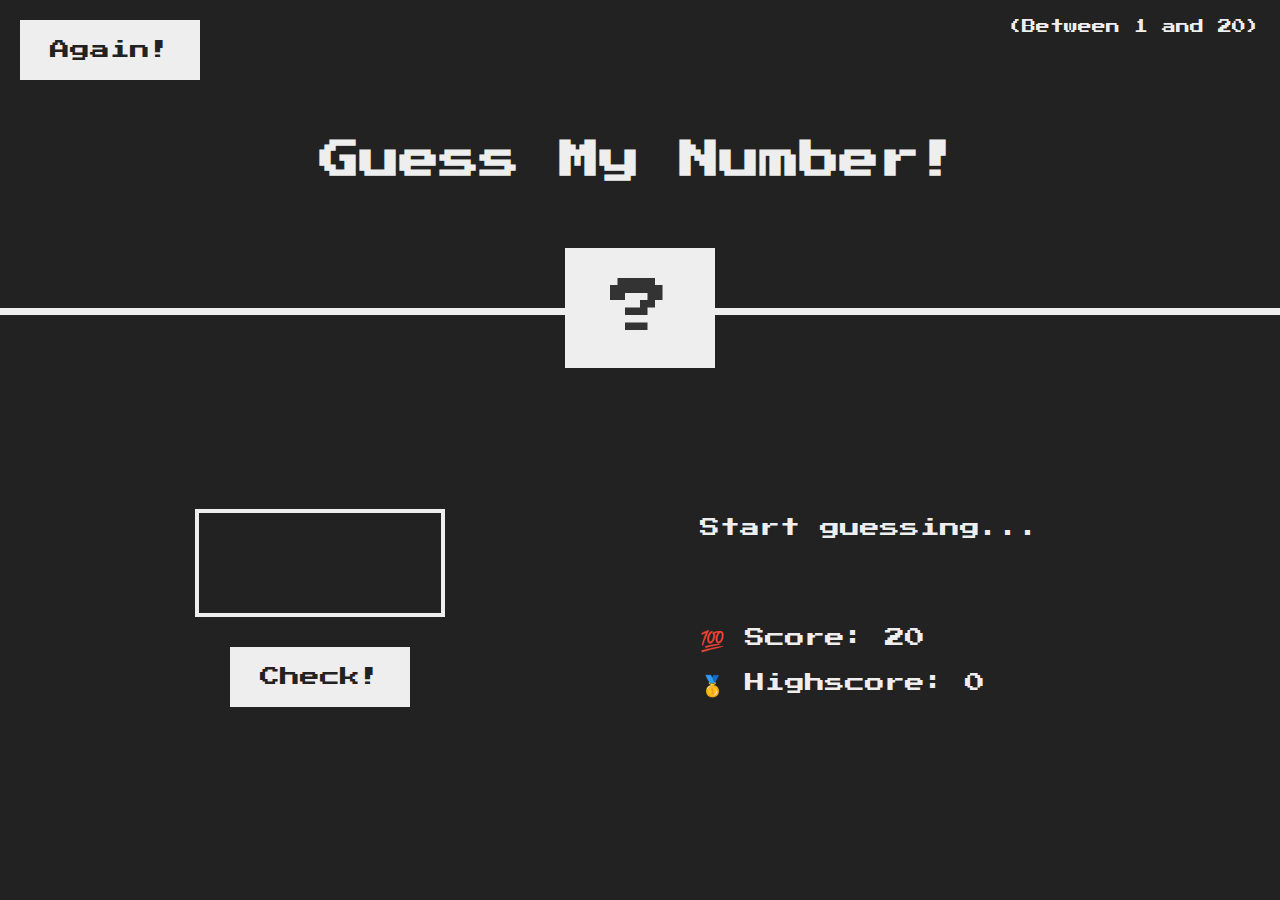
<file: guess-my-number/index.html>
<!DOCTYPE html>
<html lang="en">
  <head>
    <meta charset="UTF-8" />
    <meta name="viewport" content="width=device-width, initial-scale=1.0" />
    <meta http-equiv="X-UA-Compatible" content="ie=edge" />
    <link rel="stylesheet" href="style.css" />
    <title>Guess My Number!</title>
  </head>
  <body>
    <header>
      <h1>Guess My Number!</h1>
      <p class="between">(Between 1 and 20)</p>
      <button class="btn again">Again!</button>
      <div class="number">?</div>
    </header>
    <main>
      <section class="left">
        <input type="number" class="guess" />
        <button class="btn check">Check!</button>
      </section>
      <section class="right">
        <p class="message">Start guessing...</p>
        <p class="label-score">💯 Score: <span class="score">20</span></p>
        <p class="label-highscore">
          🥇 Highscore: <span class="highscore">0</span>
        </p>
      </section>
    </main>
    <script src="app.js"></script>
  </body>
</html>
</file>
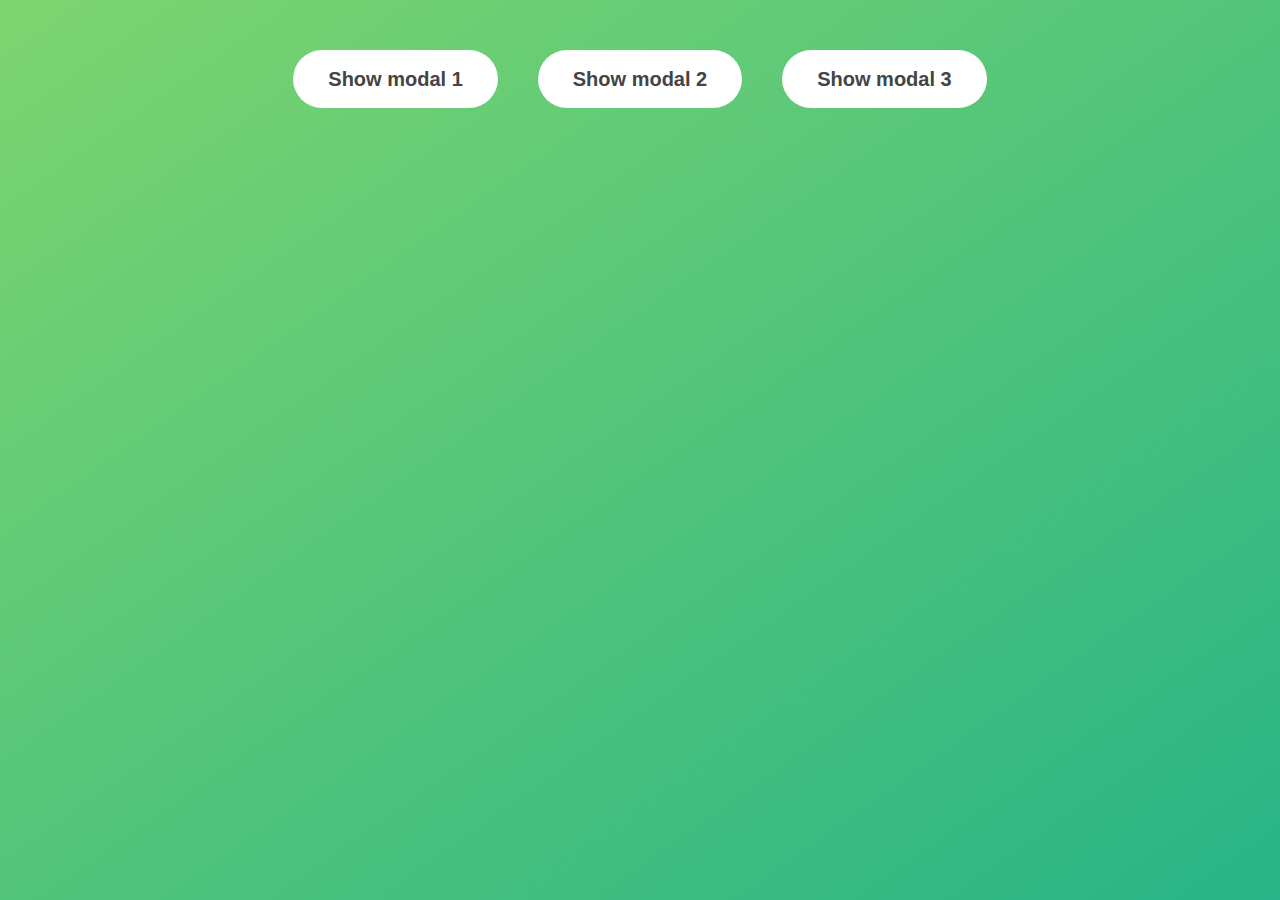
<file: modal/index.html>
<!DOCTYPE html>
<html lang="en">
  <head>
    <meta charset="UTF-8" />
    <meta name="viewport" content="width=device-width, initial-scale=1.0" />
    <meta http-equiv="X-UA-Compatible" content="ie=edge" />
    <link rel="stylesheet" href="style.css" />
    <title>Modal window</title>
  </head>
  <body>
    <button class="show-modal">Show modal 1</button>
    <button class="show-modal">Show modal 2</button>
    <button class="show-modal">Show modal 3</button>

    <div class="modal hidden">
      <button class="close-modal">&times;</button>
      <h1>I'm a modal window 😍</h1>
      <p>
        Lorem ipsum dolor sit amet, consectetur adipisicing elit, sed do eiusmod
        tempor incididunt ut labore et dolore magna aliqua. Ut enim ad minim
        veniam, quis nostrud exercitation ullamco laboris nisi ut aliquip ex ea
        commodo consequat. Duis aute irure dolor in reprehenderit in voluptate
        velit esse cillum dolore eu fugiat nulla pariatur. Excepteur sint
        occaecat cupidatat non proident, sunt in culpa qui officia deserunt
        mollit anim id est laborum.
      </p>
    </div>
    <div class="overlay hidden"></div>

    <script src="app.js"></script>
  </body>
</html>
</file>
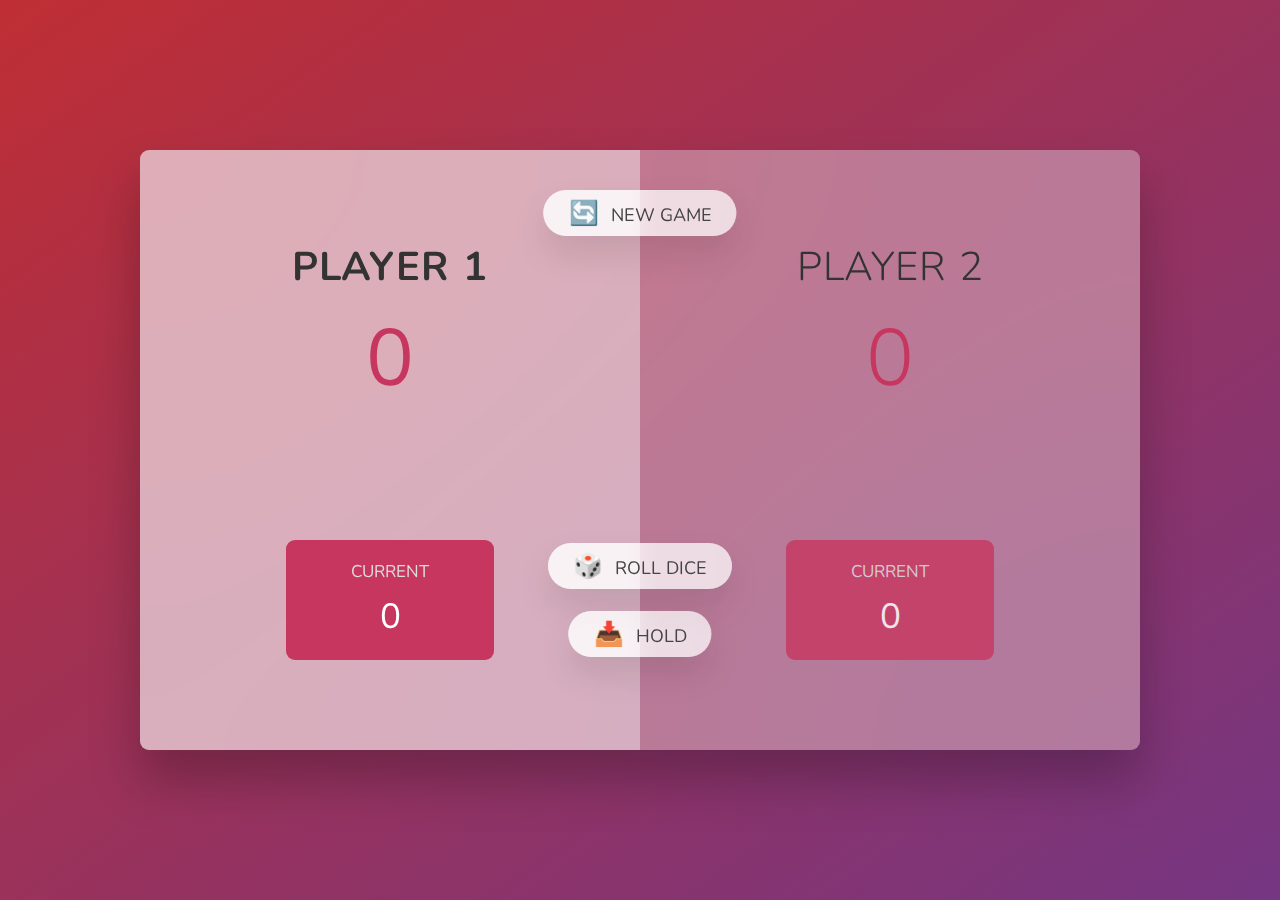
<file: pig-game/index.html>
<!DOCTYPE html>
<html lang="en">
  <head>
    <meta charset="UTF-8" />
    <meta name="viewport" content="width=device-width, initial-scale=1.0" />
    <meta http-equiv="X-UA-Compatible" content="ie=edge" />
    <link rel="stylesheet" href="style.css" />
    <title>Pig Game</title>
  </head>
  <body>
    <main>
      <section class="player player--0 player--active">
        <h2 class="name" id="name--0">Player 1</h2>
        <p class="score" id="score--0">43</p>
        <div class="current">
          <p class="current-label">Current</p>
          <p class="current-score" id="current--0">0</p>
        </div>
      </section>
      <section class="player player--1">
        <h2 class="name" id="name--1">Player 2</h2>
        <p class="score" id="score--1">24</p>
        <div class="current">
          <p class="current-label">Current</p>
          <p class="current-score" id="current--1">0</p>
        </div>
      </section>

      <img src="dice-5.png" alt="Playing dice" class="dice" />
      <button class="btn btn--new">🔄 New game</button>
      <button class="btn btn--roll">🎲 Roll dice</button>
      <button class="btn btn--hold">📥 Hold</button>
    </main>
    <script src="app.js"></script>
  </body>
</html>
</file>
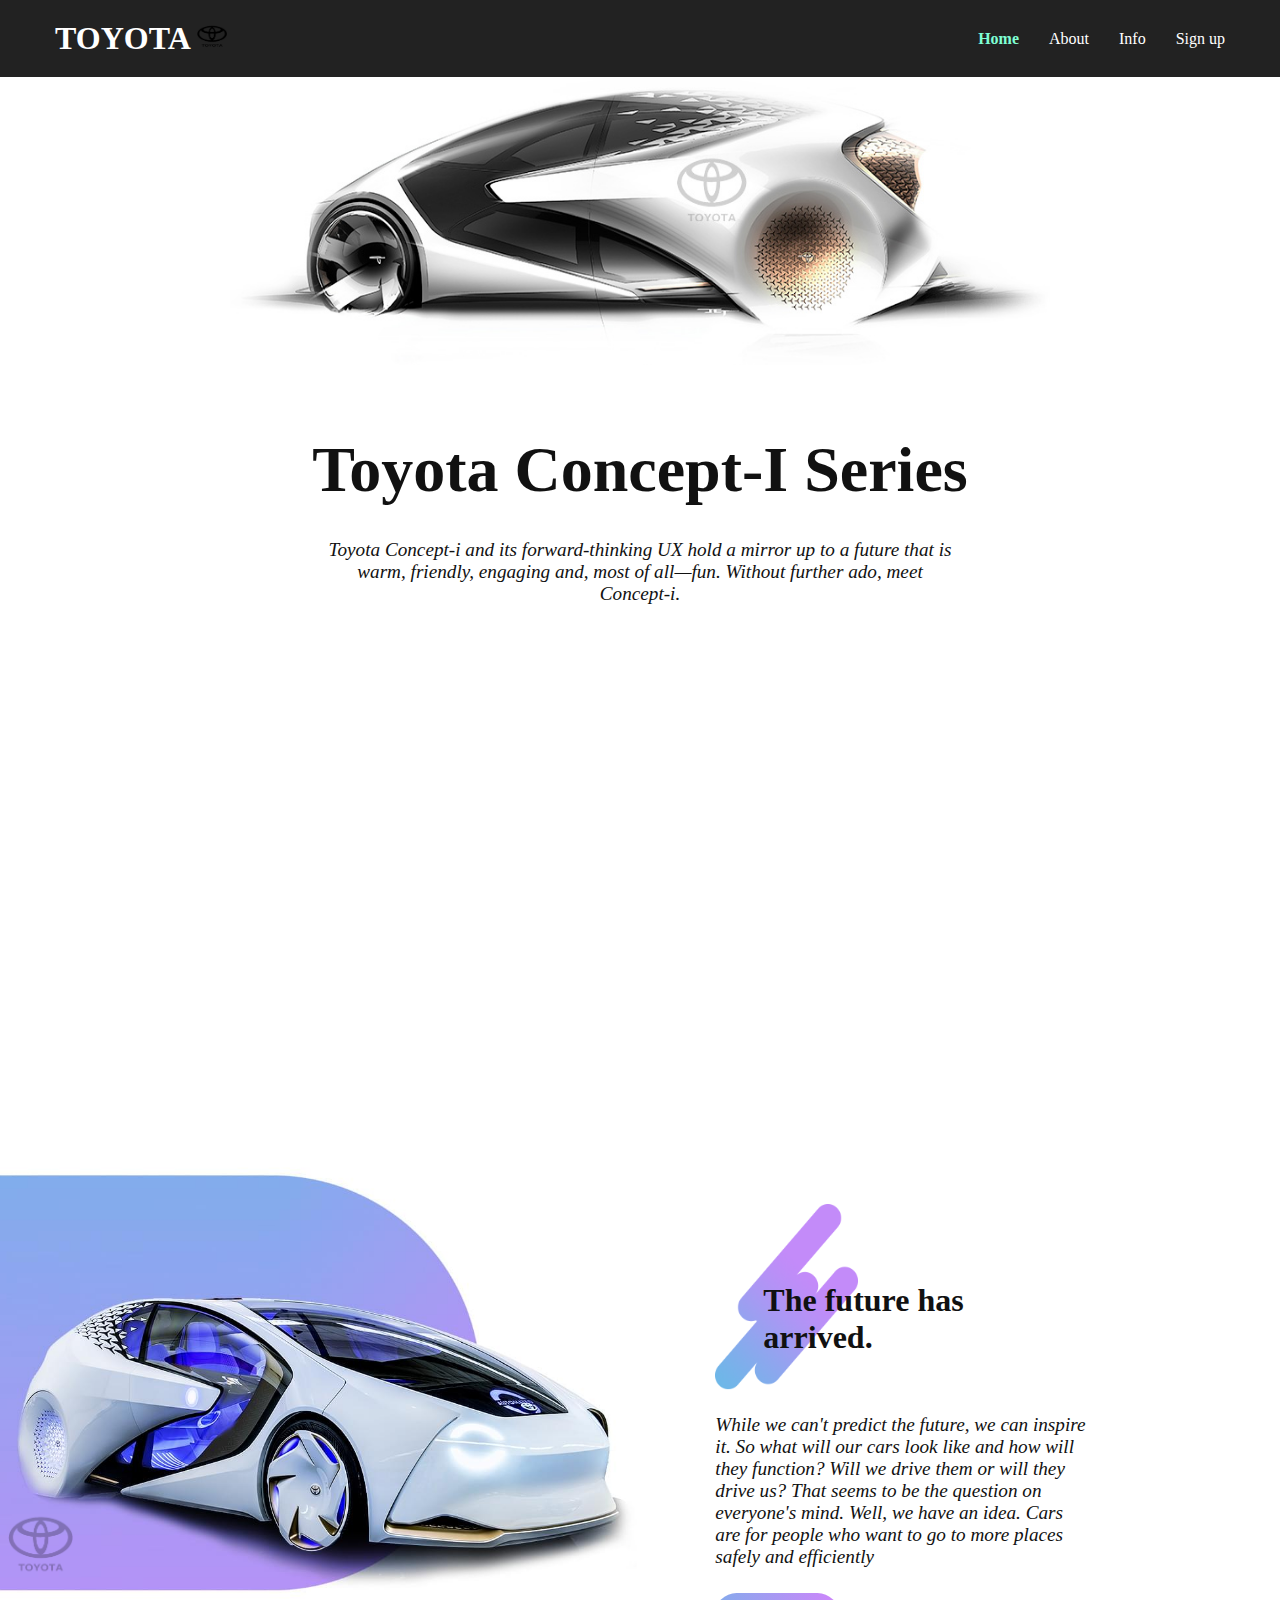
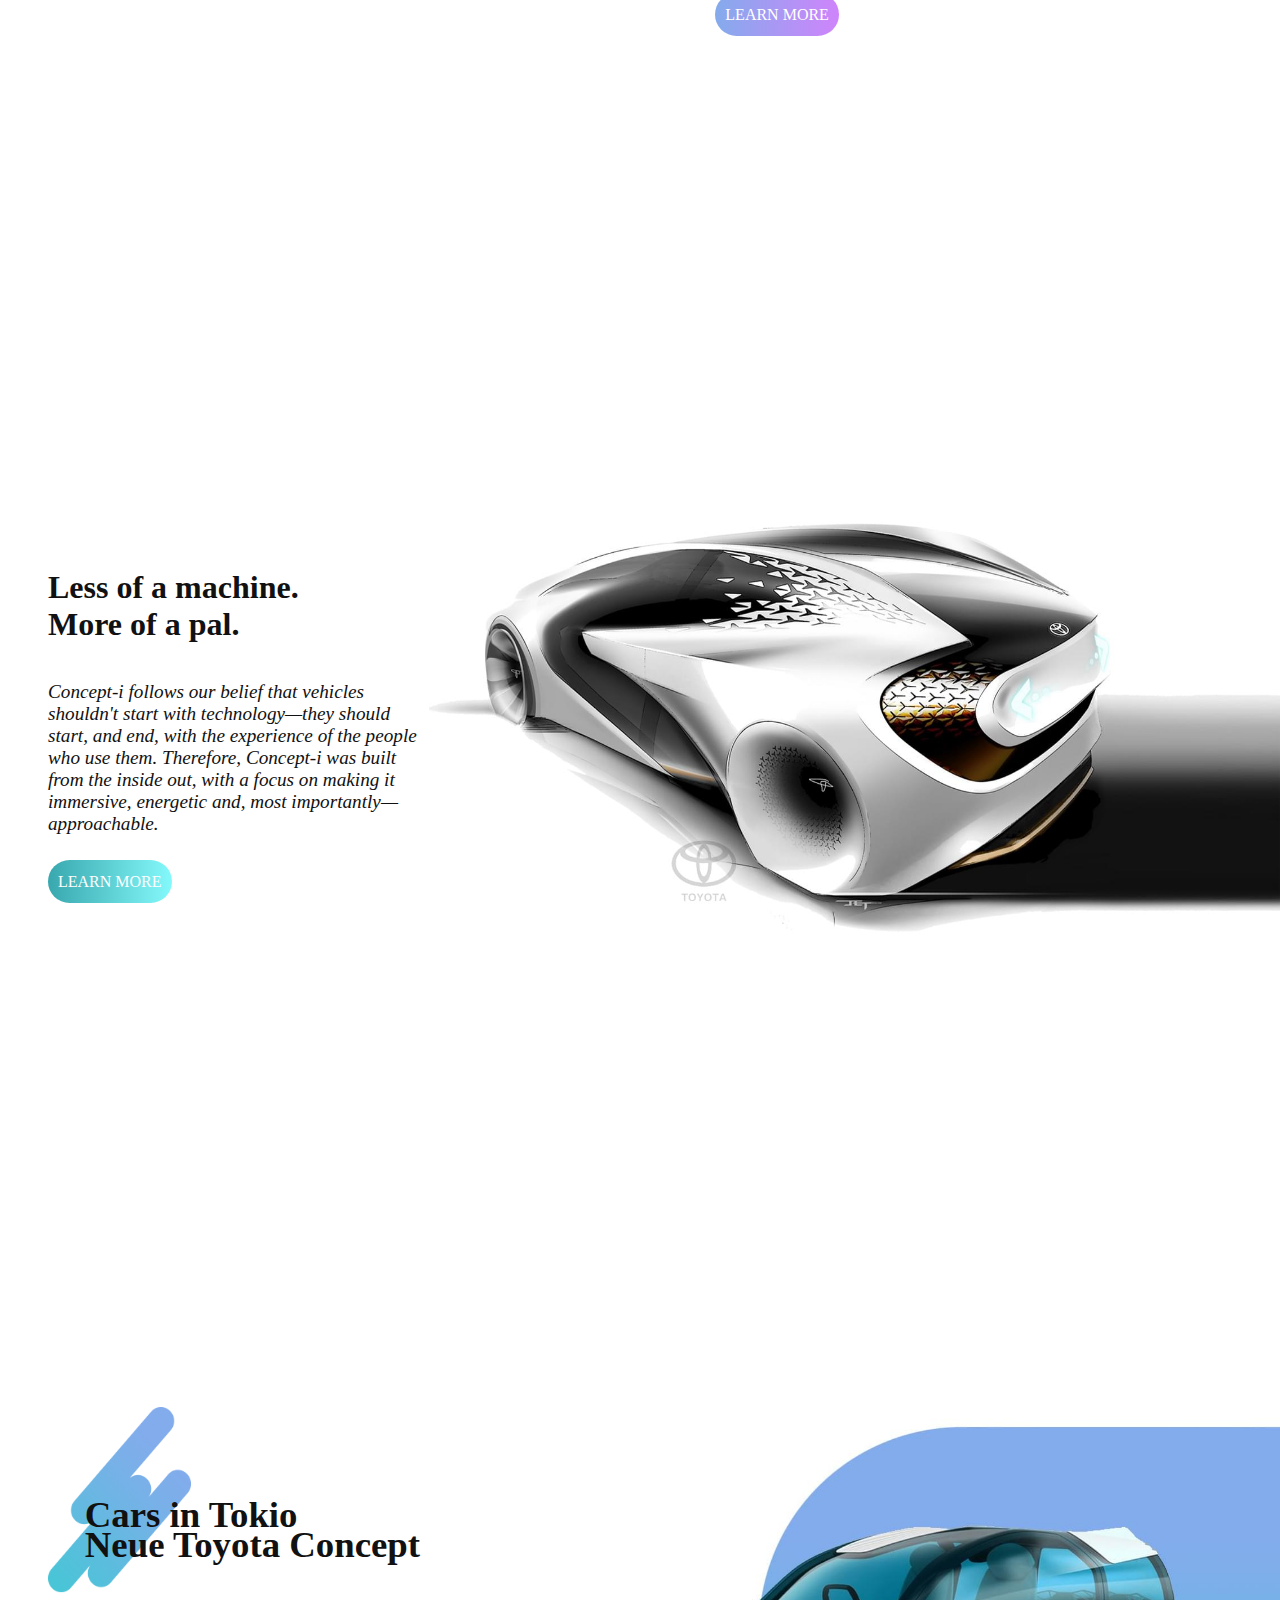
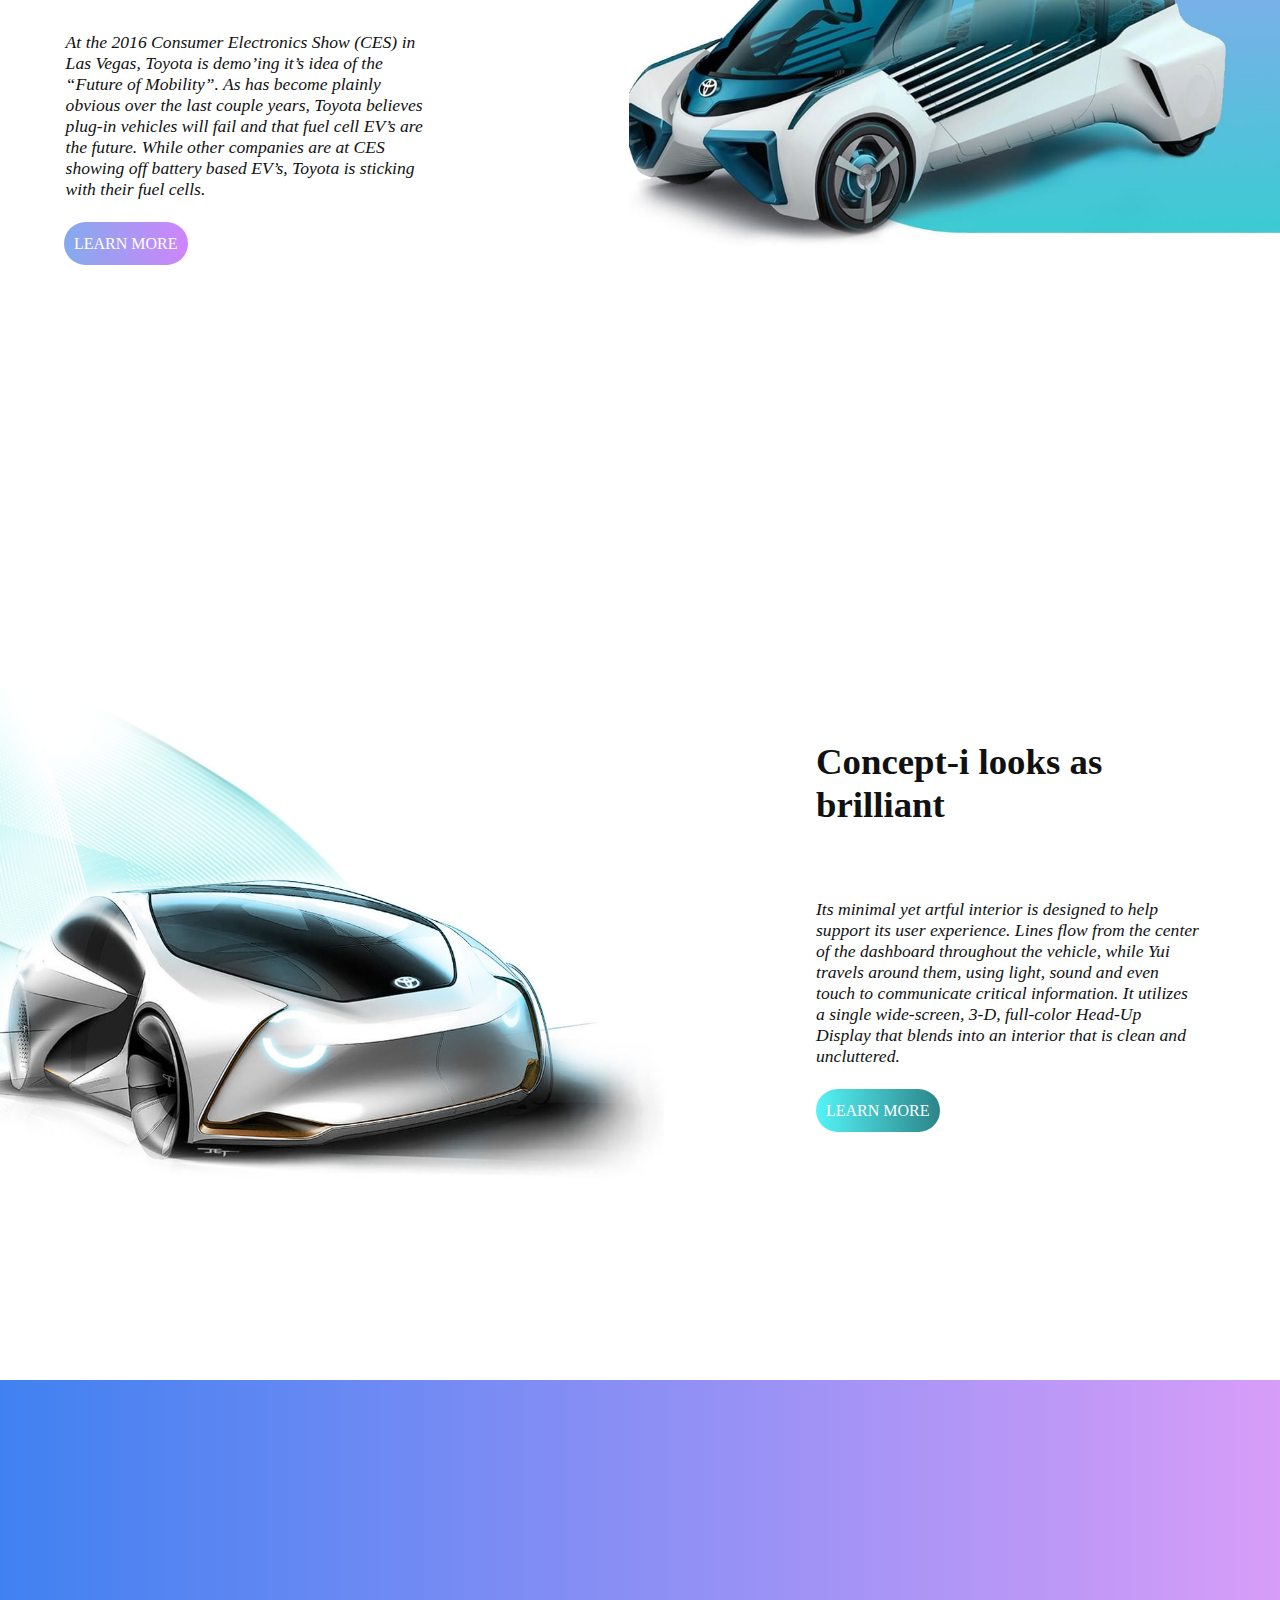
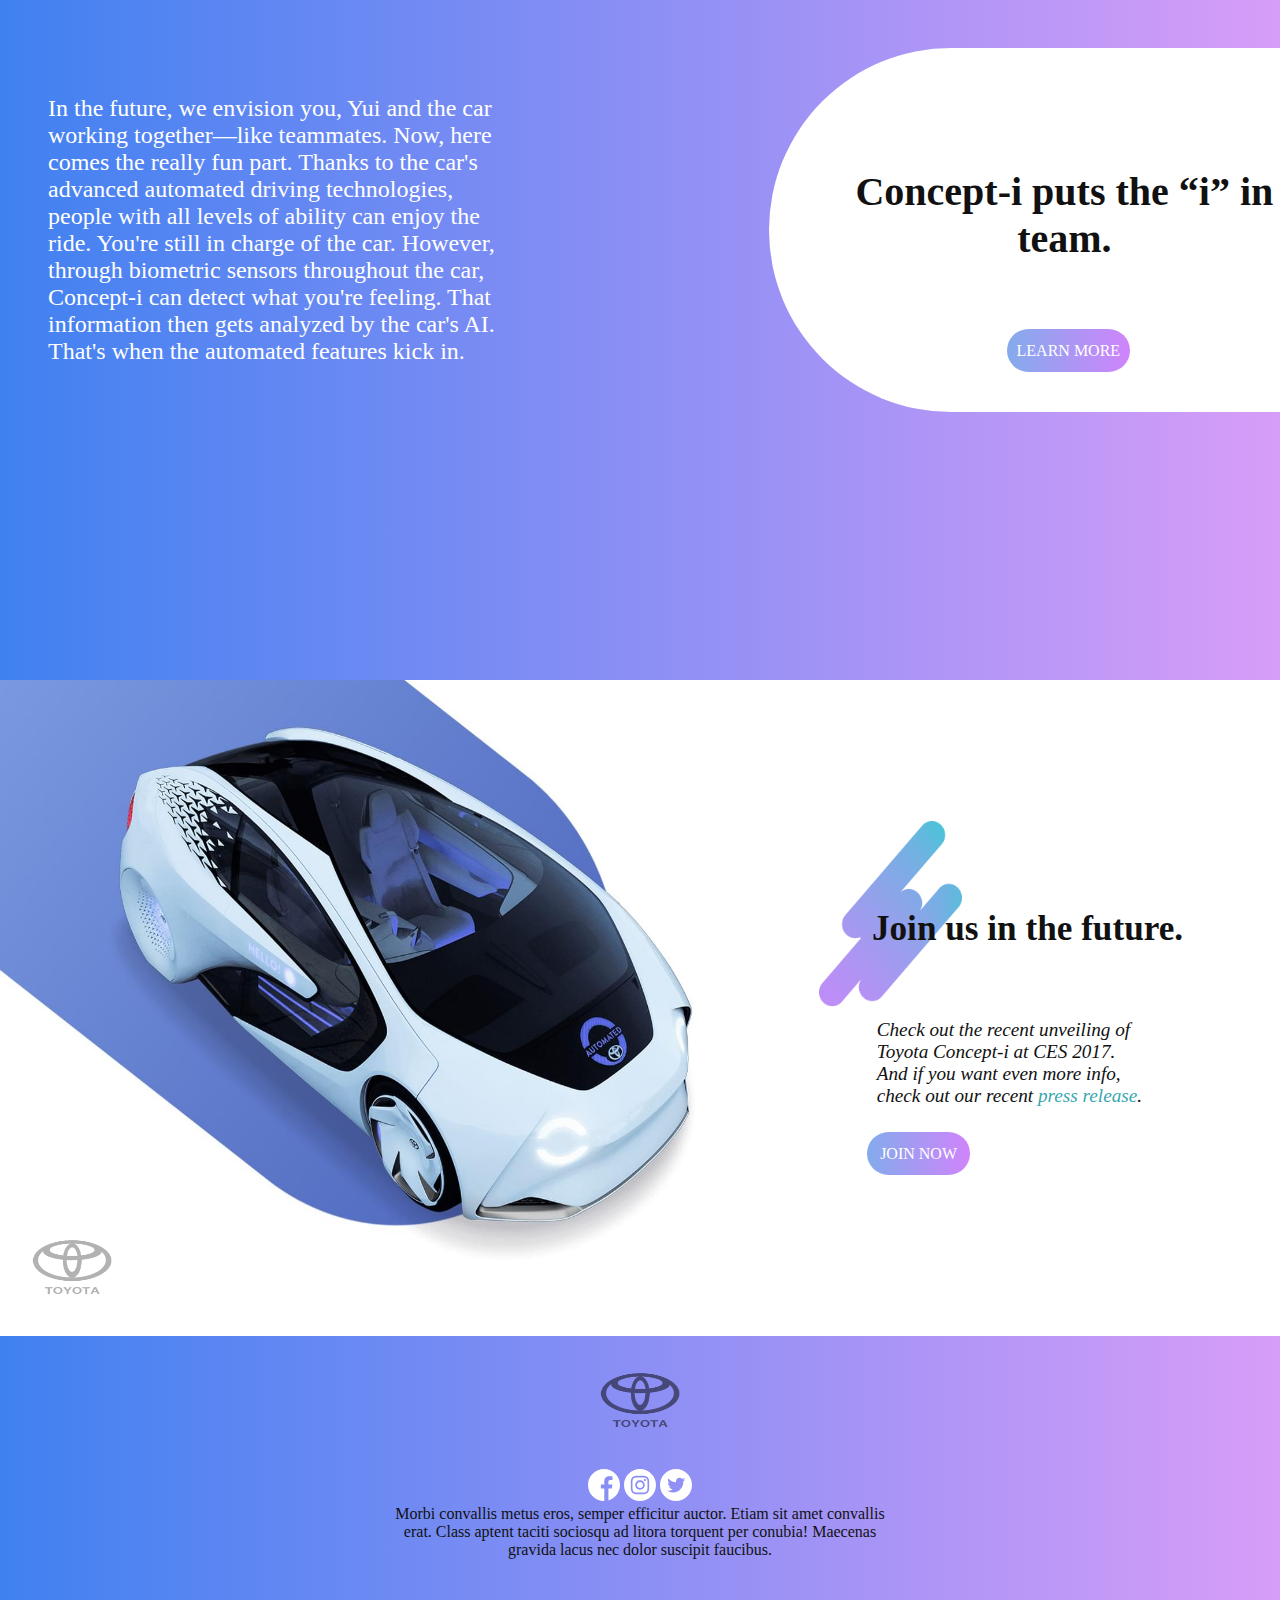
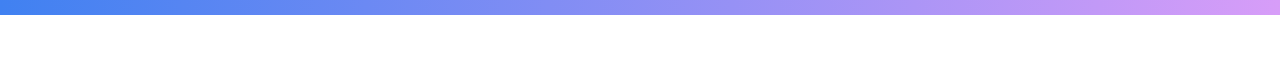
<file: Toyota/Toyota/nav/nav.html>
<!DOCTYPE html>
<html lang="en">
<head>
    <meta charset="UTF-8">
    <meta http-equiv="X-UA-Compatible" content="IE=edge">
    <meta name="viewport" content="width=device-width, initial-scale=1.0">
    <link rel="stylesheet" href="style3.css">
    <title>Document</title>
</head>
<body>
     <nav class="nav">
         <div class="contanier">
             <h1 class="logo"><a href="nav.html">TOYOTA <img class="logo" src="../photo/toyo.png" width="30" height="25" alt=""></a></h1>
             <ul>
                 <li><a href="" class="current">Home</a></li>
                 <li><a href="">About</a></li>
                 <li><a href="">Info</a></li>
                 <li><a href="">Sign up</a></li>
             </ul>
         </div>
     </nav>
     <section class="toyo">
         <img src="../photo/7502b12d9a12f809e3996ea2e26b5c30.jpeg" width="820" height="285" alt="">
         <div class="toyo-text">
             <h2>Toyota Concept-I Series</h2>
             <p>Toyota Concept-i and its forward-thinking UX hold a mirror up to a future that is warm, friendly, engaging and, most of all—fun. Without further ado, meet Concept-i.</p>
         </div>
     </section>
     <section class="toyo2">
       <div class="to-yo">
           <img class="ele" src="../photo/fig2.jpeg" width="651.33px" height="453px" alt="">
           <img class="logo" src="../photo/toyo.png" width="80" height="65" alt="">
       </div>
       <div class="toyo2-text">
           <div class="future-text">
           <img src="../photo/has.png" class="will" alt="" width="143" height="186">
           <h2>The future has arrived.</h2>
           <p>While we can't predict the future, we can inspire it. So what will our cars look like and how will they function? Will we drive them or will they drive us? That seems to be the question on everyone's mind. Well, we have an idea. Cars are for people who want to go to more places safely and efficiently</p>
           </div>
           <a href="#">Learn More</a>
       </div>
     </section>
     <section class="toyo3">
         <div class="toyo3-text">
             <h2>Less of a machine.</h2>
             <h2>More of a pal.</h2>
             <p>Concept-i follows our belief that vehicles shouldn't start with technology—they should start, and end, with the experience of the people who use them. Therefore, Concept-i was built from the inside out, with a focus on making it immersive, energetic and, most importantly—approachable.</p>
             <a href="">Learn More</a>
         </div>
         <div class="toyo-car">
             <img src="../photo/toyo3.jpeg" width="851.33px" height="433px" alt="">
         </div>
     </section>
     <section class="toyo4">
         <div class="toyo4-text">
             <img class="logo4" src="../photo/logo4.png" width="143" height="186" alt="">
             <h2>Neue Toyota Concept</h2>
             <h2 class="con">Cars in Tokio</h2>
             <p>At the 2016 Consumer Electronics Show (CES) in Las Vegas, Toyota is demo’ing it’s idea of the “Future of Mobility”. As has become plainly obvious over the last couple years, Toyota believes plug-in vehicles will fail and that fuel cell EV’s are the future. While other companies are at CES showing off battery based EV’s, Toyota is sticking with their fuel cells.</p>
             <a href="">Learn More</a>
         </div>
         <div class="toyo-car4">
             <img class="logoT" src="../photo/toyo4.jpeg" width="651.33px" height="443px" alt="">
         </div>
     </section>
     <section class="toyo5">
         <div class="toyo-car5">
             <img src="../photo/logo5.png" class="logo5" alt="" width="674" height="549">
         </div>
         <div class="toyo5-text">
             <h2>Concept-i looks as brilliant</h2>
             <p>Its minimal yet artful interior is designed to help support its user experience. Lines flow from the center of the dashboard throughout the vehicle, while Yui travels around them, using light, sound and even touch to communicate critical information. It utilizes a single wide-screen, 3-D, full-color Head-Up Display that blends into an interior that is clean and uncluttered.</p>
             <a href="">Learn More</a>
         </div>
     </section>
     <section class="toyo6">
         <div class="toyo6-text">
             <p>In the future, we envision you, Yui and the car working together—like teammates. Now, here comes the really fun part. Thanks to the car's advanced automated driving technologies, people with all levels of ability can enjoy the ride. You're still in charge of the car. However, through biometric sensors throughout the car, Concept-i can detect what you're feeling. That information then gets analyzed by the car's AI. That's when the automated features kick in.</p>
         </div>
         <div class="toyo6-the">
             <div class="white">
             <h2>Concept-i puts the “i” in team.</h2>
             <a href="">Learn More</a>
            </div>
         </div>
     </section>
     <section class="toyo7">
         <div class="toyo7-logo">
             <img src="../photo/toyo7.jpeg" width="794" height="599" alt="">
             <img class="logo7" src="../photo/toyo.png" width="80" height="65" alt="">
         </div>
         <div class="toyo7-text">
             <img src="../photo/logo7.png"  width="143" height="186" alt="">
             <h2>Join us in the future.</h2>
             <p>Check out the recent unveiling of Toyota Concept-i at CES 2017. And if you want even more info, check out our recent <span class="span">press release</span>.</p>
             <a href="https://pressroom.toyota.com/">Join Now</a>
         </div>
     </section>
     
     <section class="toyo8" id="con ">
        <div class="toyo8-text">
            <img class="logo8" src="../photo/toyo.png" width="80" height="65" alt="">
            <div class="social">
            <img width="32" height="32" src="[data-uri]" />  
            <img width="32" height="32" src="[data-uri]" />
            <img width="32" height="32" src="[data-uri]" />            </div>
            </div>
            <div class="sem-text">
                <p>Morbi convallis metus eros, semper efficitur auctor. Etiam sit amet convallis erat. Class aptent taciti sociosqu ad litora torquent per conubia! Maecenas gravida lacus nec dolor suscipit faucibus.</p>
            </div>
        </div>
    </section>

    <script src="script3.js"></script>
</body>
</html>
</file>
<file: guess-my-number/style.css>
@import url('https://fonts.googleapis.com/css?family=Press+Start+2P&display=swap');

* {
  margin: 0;
  padding: 0;
  box-sizing: inherit;
}

html {
  font-size: 62.5%;
  box-sizing: border-box;
}

body {
  font-family: 'Press Start 2P', sans-serif;
  color: #eee;
  background-color: #222;
  /* background-color: #60b347; */
}

/* LAYOUT */
header {
  position: relative;
  height: 35vh;
  border-bottom: 7px solid #eee;
}

main {
  height: 65vh;
  color: #eee;
  display: flex;
  align-items: center;
  justify-content: space-around;
}

.left {
  width: 52rem;
  display: flex;
  flex-direction: column;
  align-items: center;
}

.right {
  width: 52rem;
  font-size: 2rem;
}

/* ELEMENTS STYLE */
h1 {
  font-size: 4rem;
  text-align: center;
  position: absolute;
  width: 100%;
  top: 52%;
  left: 50%;
  transform: translate(-50%, -50%);
}

.number {
  background: #eee;
  color: #333;
  font-size: 6rem;
  width: 15rem;
  padding: 3rem 0rem;
  text-align: center;
  position: absolute;
  bottom: 0;
  left: 50%;
  transform: translate(-50%, 50%);
}

.between {
  font-size: 1.4rem;
  position: absolute;
  top: 2rem;
  right: 2rem;
}

.again {
  position: absolute;
  top: 2rem;
  left: 2rem;
}

.guess {
  background: none;
  border: 4px solid #eee;
  font-family: inherit;
  color: inherit;
  font-size: 5rem;
  padding: 2.5rem;
  width: 25rem;
  text-align: center;
  display: block;
  margin-bottom: 3rem;
}

.btn {
  border: none;
  background-color: #eee;
  color: #222;
  font-size: 2rem;
  font-family: inherit;
  padding: 2rem 3rem;
  cursor: pointer;
}

.btn:hover {
  background-color: #ccc;
}

.message {
  margin-bottom: 8rem;
  height: 3rem;
}

.label-score {
  margin-bottom: 2rem;
}
</file>
<file: modal/style.css>
* {
    margin: 0;
    padding: 0;
    box-sizing: inherit;
  }
  
  html {
    font-size: 62.5%;
    box-sizing: border-box;
  }
  
  body {
    font-family: sans-serif;
    color: #333;
    line-height: 1.5;
    height: 100vh;
    position: relative;
    display: flex;
    align-items: flex-start;
    justify-content: center;
    background: linear-gradient(to top left, #28b487, #7dd56f);
  }
  
  .show-modal {
    font-size: 2rem;
    font-weight: 600;
    padding: 1.75rem 3.5rem;
    margin: 5rem 2rem;
    border: none;
    background-color: #fff;
    color: #444;
    border-radius: 10rem;
    cursor: pointer;
  }
  
  .close-modal {
    position: absolute;
    top: 1.2rem;
    right: 2rem;
    font-size: 5rem;
    color: #333;
    cursor: pointer;
    border: none;
    background: none;
  }
  
  h1 {
    font-size: 2.5rem;
    margin-bottom: 2rem;
  }
  
  p {
    font-size: 1.8rem;
  }
  
  /* -------------------------- */
  /* CLASSES TO MAKE MODAL WORK */
  .hidden {
    display: none;
  }
  
  .modal {
    position: absolute;
    top: 50%;
    left: 50%;
    transform: translate(-50%, -50%);
    width: 70%;
  
    background-color: white;
    padding: 6rem;
    border-radius: 5px;
    box-shadow: 0 3rem 5rem rgba(0, 0, 0, 0.3);
    z-index: 10;
  }
  
  .overlay {
    position: absolute;
    top: 0;
    left: 0;
    width: 100%;
    height: 100%;
    background-color: rgba(0, 0, 0, 0.6);
    backdrop-filter: blur(3px);
    z-index: 5;
  }
</file>
<file: pig-game/style.css>
@import url('https://fonts.googleapis.com/css2?family=Nunito&display=swap');

* {
  margin: 0;
  padding: 0;
  box-sizing: inherit;
}

html {
  font-size: 62.5%;
  box-sizing: border-box;
}

body {
  font-family: 'Nunito', sans-serif;
  font-weight: 400;
  height: 100vh;
  color: #333;
  background-image: linear-gradient(to top left, #753682 0%, #bf2e34 100%);
  display: flex;
  align-items: center;
  justify-content: center;
}

.hidden{
    display: none;
}
/* LAYOUT */
main {
  position: relative;
  width: 100rem;
  height: 60rem;
  background-color: rgba(255, 255, 255, 0.35);
  backdrop-filter: blur(200px);
  filter: blur();
  box-shadow: 0 3rem 5rem rgba(0, 0, 0, 0.25);
  border-radius: 9px;
  overflow: hidden;
  display: flex;
}

.player {
  flex: 50%;
  padding: 9rem;
  display: flex;
  flex-direction: column;
  align-items: center;
  transition: all 0.75s;
}

/* ELEMENTS */
.name {
  position: relative;
  font-size: 4rem;
  text-transform: uppercase;
  letter-spacing: 1px;
  word-spacing: 2px;
  font-weight: 300;
  margin-bottom: 1rem;
}

.score {
  font-size: 8rem;
  font-weight: 300;
  color: #c7365f;
  margin-bottom: auto;
}

.player--active {
  background-color: rgba(255, 255, 255, 0.4);
}
.player--active .name {
  font-weight: 700;
}
.player--active .score {
  font-weight: 400;
}

.player--active .current {
  opacity: 1;
}

.current {
  background-color: #c7365f;
  opacity: 0.8;
  border-radius: 9px;
  color: #fff;
  width: 65%;
  padding: 2rem;
  text-align: center;
  transition: all 0.75s;
}

.current-label {
  text-transform: uppercase;
  margin-bottom: 1rem;
  font-size: 1.7rem;
  color: #ddd;
}

.current-score {
  font-size: 3.5rem;
}

/* ABSOLUTE POSITIONED ELEMENTS */
.btn {
  position: absolute;
  left: 50%;
  transform: translateX(-50%);
  color: #444;
  background: none;
  border: none;
  font-family: inherit;
  font-size: 1.8rem;
  text-transform: uppercase;
  cursor: pointer;
  font-weight: 400;
  transition: all 0.2s;

  background-color: white;
  background-color: rgba(255, 255, 255, 0.6);
  backdrop-filter: blur(10px);

  padding: 0.7rem 2.5rem;
  border-radius: 50rem;
  box-shadow: 0 1.75rem 3.5rem rgba(0, 0, 0, 0.1);
}

.btn::first-letter {
  font-size: 2.4rem;
  display: inline-block;
  margin-right: 0.7rem;
}

.btn--new {
  top: 4rem;
}
.btn--roll {
  top: 39.3rem;
}
.btn--hold {
  top: 46.1rem;
}

.btn:active {
  transform: translate(-50%, 3px);
  box-shadow: 0 1rem 2rem rgba(0, 0, 0, 0.15);
}

.btn:focus {
  outline: none;
}

.dice {
  position: absolute;
  left: 50%;
  top: 16.5rem;
  transform: translateX(-50%);
  height: 10rem;
  box-shadow: 0 2rem 5rem rgba(0, 0, 0, 0.2);
}

.player--winner {
  background-color: #2f2f2f;
}

.player--winner .name {
  font-weight: 700;
  color: #c7365f;
}
</file>
<file: Toyota/Toyota/nav/style3.css>
* {
  box-sizing: border-box;
  margin: 0;
  padding: 0;
}
body {
  color: #111;
  padding-bottom: 50px;
}
.contanier {
  max-width: 1200px;
  margin: 0 auto;
}
.nav {
  position: fixed;
  background-color: #222;
  left: 0;
  top: 0;
  right: 0;
  transition: all 0.3s ease-in;
  z-index: 9999;
}
.nav .contanier {
  display: flex;
  justify-content: space-between;
  align-items: center;
  padding: 20px 0;
  transition: all 0.3s ease-in;
}
.nav ul {
  display: flex;
  list-style-type: none;
  align-items: center;
  justify-content: center;
}
.nav a {
  color: #fff;
  text-decoration: none;
  padding: 10px 15px;
  transition: all 0.3s ease-in;
}
/*  */
.nav.active {
  background-color: #fff;
  box-shadow: 0 2px 10px #222;
}
.nav.active .contanier {
  padding: 10px 0;
}
.nav.active a {
  color: #111;
}
.nav a.current,
.nav a:hover {
  color: aquamarine;
  font-weight: bold;
}
.toyo {
  position: relative;
  min-height: 100vh;
  text-align: center;
  margin-top: 5em;
}
.toyo .toyo-text {
  margin-top: 4em;
}
.toyo-text h2 {
  font-size: 4em;
  margin-bottom: 0.5em;
}
.toyo-text p {
  font-size: 1.2em;
  width: 50%;
  margin: 0 auto;
  font-style: italic;
}
.toyo2 {
  position: relative;
  display: flex;
  align-items: center;
  justify-content: space-between;
  min-height: 100vh;
}

.to-yo .ele {
  object-position: 100% 0%;
  background-position: 100% 0%;
  object-fit: cover;
  display: block;
  vertical-align: middle;
  background-size: cover;
}
.to-yo .logo {
  position: relative;
  width: 80px;
  height: 65px;
  margin: -98px auto 126px 0;
  object-fit: contain;
  background-size: contain;
  overflow: hidden;
  vertical-align: middle;
  display: block;
  background-position: 50% 50%;
  opacity: 0.25;
}
.toyo2-text .future-text {
  width: 60%;
  margin-left: 4em;
  margin-top: -2em;
}
.future-text h2 {
  font-size: 2em;
  margin-top: -3.5em;
  margin-left: 1.5em;
  width: 65%;
}
.future-text p {
  position: relative;
  margin-top: 3em;
  font-size: 1.2em;
  font-style: italic;
  margin-bottom: 2em;
}
.toyo2-text a {
  position: relative;
  background-image: linear-gradient(to right, #84abec, #cf84fb);
  text-decoration: none;
  text-transform: uppercase;
  padding: 13px 10px;
  border-radius: 10em;
  color: #fff;
  margin-left: 4em;
}
.toyo3 {
  position: relative;
  display: flex;
  align-items: center;
  justify-content: center;
  min-height: 100vh;
}
.toyo3 .toyo3-text {
  width: 40%;
  margin-left: 3em;
}
.toyo3-text h2 {
  font-size: 2em;
}
.toyo3-text p {
  margin-top: 2em;
  font-size: 1.2em;
  font-style: italic;
  margin-bottom: 2em;
}
.toyo3-text a {
  position: relative;
  background-image: linear-gradient(to right, #38a8ae, #84f9fb);
  text-decoration: none;
  text-transform: uppercase;
  padding: 13px 10px;
  border-radius: 10em;
  color: #fff;
}
.toyo3-car {
  object-position: 0% 100%;
  background-position: 0% 100%;
  object-fit: cover;
  display: block;
  vertical-align: middle;
  background-size: cover;
  background-repeat: no-repeat;
  width: calc(((100% - 940px) / 2) + 610px);
  height: 433px;
}
.toyo4 {
  position: relative;
  display: flex;
  align-items: center;
  justify-content: space-between;
  min-height: 100vh;
}
.toyo4 .toyo4-text {
  width: 30%;
}
.toyo4-text {
  margin-left: 3em;
}
.toyo4-text h2 {
  margin-top: -2em;
  font-size: 2.3em;
  margin-left: 1em;
}
.toyo4-text p {
  margin-top: 6rem;
  font-size: 1.1em;
  font-style: italic;
  margin-bottom: 2em;
  margin-left: 1em;
}
.toyo4-text a {
  position: relative;
  background-image: linear-gradient(to right, #84abec, #cf84fb);
  text-decoration: none;
  text-transform: uppercase;
  padding: 13px 10px;
  border-radius: 10em;
  color: #fff;
  margin-left: 1em;
}
.toyo-car4 .logoT {
  object-position: 16% 100%;
  background-position: 50% 100%;
  object-fit: cover;
  display: block;
  vertical-align: middle;
  background-size: cover;
}
.toyo5 {
  position: relative;
  display: flex;
  align-items: center;
  justify-content: space-between;
  min-height: 100vh;
}
.toyo-car5 .logo5 {
  object-position: 100% 0%;
  background-position: 100% 0%;
  object-fit: cover;
  display: block;
  vertical-align: middle;
  background-size: cover;
}
.toyo5-text {
  width: 30%;
  margin-right: 5em;
}
.toyo5-text h2 {
  font-size: 2.3em;
  margin-bottom: 2em;
}
.toyo5-text p {
  font-size: 1.1em;
  font-style: italic;
  margin-bottom: 2em;
}
.toyo5-text a {
  position: relative;
  background-image: linear-gradient(to left, #2c8489, #54f4f7);
  text-decoration: none;
  text-transform: uppercase;
  padding: 13px 10px;
  border-radius: 10em;
  color: #fff;
}
.toyo6 {
  position: relative;
  align-items: center;
  justify-content: space-between;
  display: flex;
  background-image: linear-gradient(to right, #4081f1, #d79df8);
  min-height: 100vh;
}
.toyo6-text p {
  width: 60%;
  font-size: 1.5em;
  margin-left: 2em;
  color: #fff;
}
.toyo6-the {
  text-align: center;
}
.toyo6-the .white {
  background-color: #fff;
  width: 511.33px;
  height: 364px;
  border-radius: 25em 0em 0em 25em;
}
.toyo6-the a {
  position: relative;
  padding-top: 10em;
  margin-left: 5.5em;
  position: relative;
  background-image: linear-gradient(to right, #84abec, #cf84fb);
  text-decoration: none;
  text-transform: uppercase;
  padding: 13px 10px;
  border-radius: 10em;
  color: #fff;
}
.toyo6-the h2 {
  position: relative;
  padding-top: 3em;
  padding-left: 2em;
  font-size: 2.5em;
  margin-bottom: 2em;
}

.toyo7 {
  position: relative;
  align-items: center;
  justify-content: space-between;
  display: flex;
}
.toyo7-logo .logo7 {
  opacity: 0.3;
  margin-top: -3em;
  margin-left: 2em;
}
.toyo7-text {
  position: relative;
  width: 40%;
}
.toyo7-text h2 {
  font-size: 2.2em;
  margin-top: -2.9em;
  margin-left: 1.5em;
  margin-bottom: 2em;
}
.toyo7-text p {
  width: 59%;
  font-size: 1.2em;
  margin-bottom: 2em;
  margin-left: 3em;
  font-style: italic;
}
.toyo7-text p span {
  position: relative;
  border: none;
  color: #38a8ae;
  cursor: pointer;
}
.toyo7-text a {
  background-image: linear-gradient(to right, #84abec, #cf84fb);
  text-decoration: none;
  text-transform: uppercase;
  padding: 13px 13px;
  border-radius: 10em;
  color: #fff;
  margin-left: 3em;
}
.toyo8 {
  position: relative;
  text-align: center;
  min-height: 31vh;
  background: linear-gradient(to right, #4081f1, #d79df8);
  background-position: center;
  background-size: cover;
  object-fit: cover;
  margin-top: 2em;
}
.toyo8-text .logo8 {
  margin: 2em;
  opacity: 0.5;
}
.foot-text .social {
  margin-bottom: 2em;
}

.foot-text,
.sem-text p {
  margin: 0 auto;
  width: 40%;
  margin-bottom: -3.2em;
}
@media (max-width: 800px) {
  body {
    overflow-x: hidden;
  }
  .toyo2 {
    position: relative;
    display: block;
    align-items: center;
    justify-content: space-between;
    min-height: 100vh;
    /* text-align: center; */
  }
  .toyo2-text .future-text {
    width: 90%;
    /* margin-left: 4em; */
    margin-top: 2em;
  }
  .toyo2-text a {
    position: relative;
    background-image: linear-gradient(to right, #84abec, #cf84fb);
    text-decoration: none;
    text-transform: uppercase;
    padding: 13px 10px;
    border-radius: 10em;
    color: #fff;
    margin-left: 3em;
  }
  .future-text h2 {
    font-size: 2em;
    margin-top: -3.5em;
    /* margin-left: 2.8em; */
    width: 65%;
    margin-bottom: 3em;
  }
  .toyo3 {
    position: relative;
    display: block;
    align-items: center;
    justify-content: center;
    min-height: 100vh;
    /* text-align: center; */
    margin-top: 3em;
  }
  .toyo3 .toyo3-text {
    width: 90%;
    /* margin-left: 3em; */
    margin-bottom: 3em;
  }
  .toyo4 {
    position: relative;
    display: block;
    align-items: center;
    justify-content: space-between;
    min-height: 100vh;
  }
  .toyo4 .toyo4-text {
    width: 90%;
  }
  .toyo4-text {
    margin-left: 3em;
  }
  .toyo4-text h2 {
    margin-top: -2em;
    font-size: 2.3em;
    margin-left: 1em;
  }
  .toyo4-text p {
    margin-top: 6rem;
    font-size: 1.1em;
    font-style: italic;
    margin-bottom: 2em;
    margin-left: 1em;
  }
  .toyo4-text a {
    position: relative;
    background-image: linear-gradient(to right, #84abec, #cf84fb);
    text-decoration: none;
    text-transform: uppercase;
    padding: 13px 10px;
    border-radius: 10em;
    color: #fff;
    margin-left: 1em;
  }
  .toyo-car4 .logoT {
    object-position: 0% 100%;
    background-position: 0% 100%;
    object-fit: cover;
    display: block;
    vertical-align: middle;
    background-size: cover;
    margin-left: 4.4em;
  }
  .toyo5 {
    position: relative;
    display: block;
    align-items: center;
    justify-content: space-between;
    min-height: 100vh;
  }
  .toyo5-text {
    width: 90%;
    /* margin-right: 5em; */
    margin-left: 2em;
    margin-bottom: 2em;
  }
  .toyo6 {
    position: relative;
    align-items: center;
    justify-content: space-between;
    display: block;
    background-image: linear-gradient(to right, #4081f1, #d79df8);
    min-height: 100vh;
  }
  .toyo6-text p {
    width: 90%;
    font-size: 1.5em;
    margin-left: 2em;
    color: #fff;
    margin: 1em 0em 1em 1em;
  }
  .toyo6-the {
    text-align: center;
    float: right;
  }
  .toyo7 {
    position: relative;
    align-items: center;
    justify-content: space-between;
    display: block;
  }
  .toyo7-logo .logo7 {
    opacity: 0.3;
    margin-top: -3em;
    margin-left: 4em;
  }
  .toyo7-text {
    position: relative;
    width: 90%;
    margin-left: 3em;
  }
}
</file>
